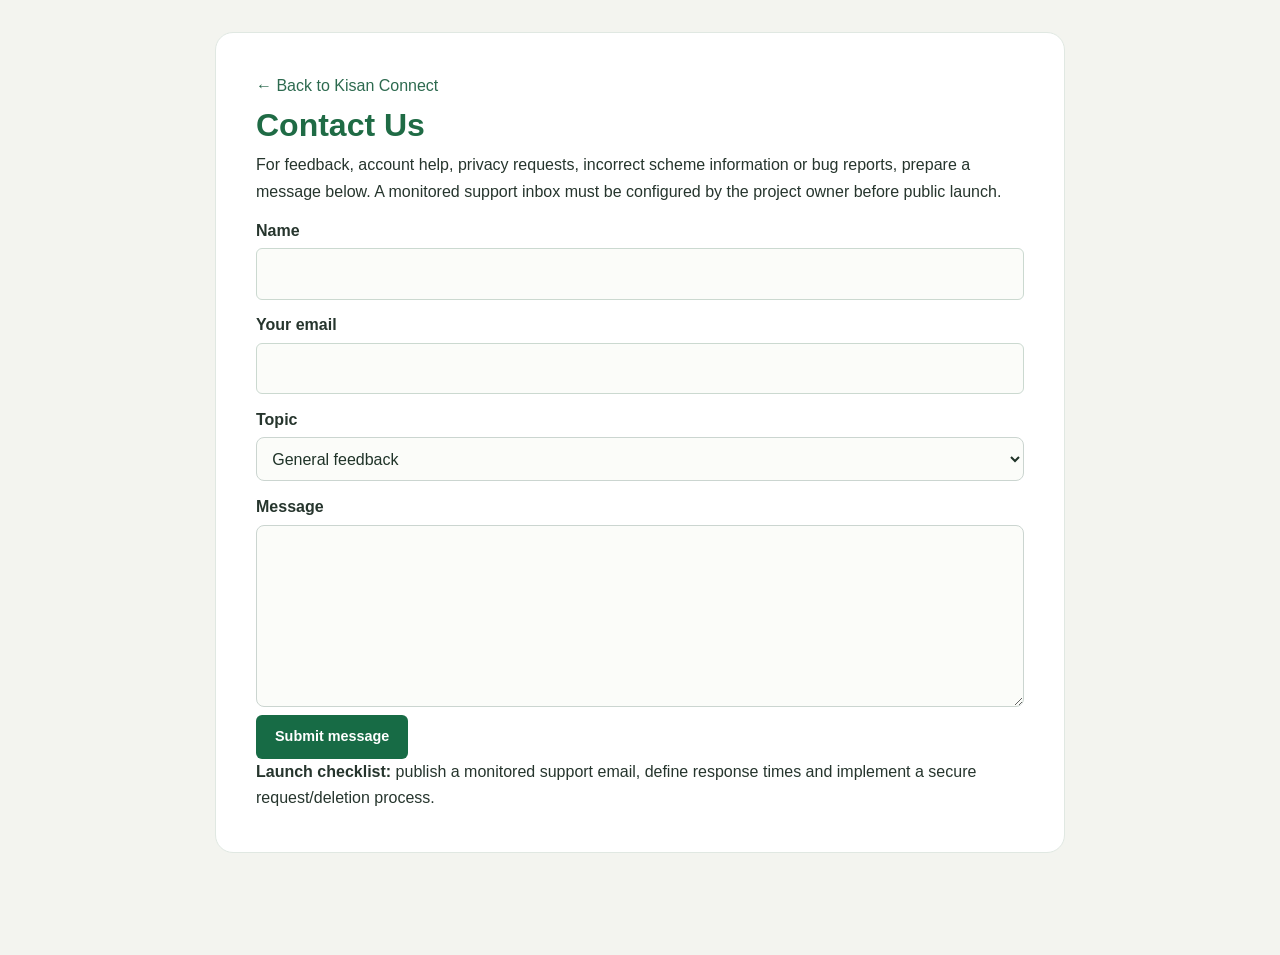
<file: contact.html>
<!doctype html><html lang="en"><head><meta charset="utf-8"><meta name="viewport" content="width=device-width,initial-scale=1"><title>Contact Us — Kisan Connect</title><link rel="stylesheet" href="css/styles.css"></head><body><main class="legal-page"><a href="/">← Back to Kisan Connect</a><h1>Contact Us</h1><p>For feedback, account help, privacy requests, incorrect scheme information or bug reports, prepare a message below. A monitored support inbox must be configured by the project owner before public launch.</p><form id="contact-form"><label for="contact-name">Name</label><input id="contact-name" required maxlength="100"><label for="contact-email">Your email</label><input id="contact-email" type="email" required maxlength="254"><label for="contact-topic">Topic</label><select id="contact-topic"><option>General feedback</option><option>Account / privacy request</option><option>Incorrect scheme information</option><option>Bug report</option><option>Marketplace concern</option></select><label for="contact-message">Message</label><textarea id="contact-message" required maxlength="3000" rows="6"></textarea><button type="submit" class="btn btn-primary">Submit message</button><p id="contact-status" aria-live="polite"></p></form><p><strong>Launch checklist:</strong> publish a monitored support email, define response times and implement a secure request/deletion process.</p></main><script>function messageText(){return "Topic: "+document.getElementById("contact-topic").value+"\nName: "+document.getElementById("contact-name").value+"\nReply email: "+document.getElementById("contact-email").value+"\n\n"+document.getElementById("contact-message").value;}document.getElementById("contact-form").addEventListener("submit",e=>{e.preventDefault();document.getElementById("contact-status").textContent="Your message has been validated, but online delivery is not configured yet. Please contact the project team through its published support channel.";});</script></body></html>
</file>
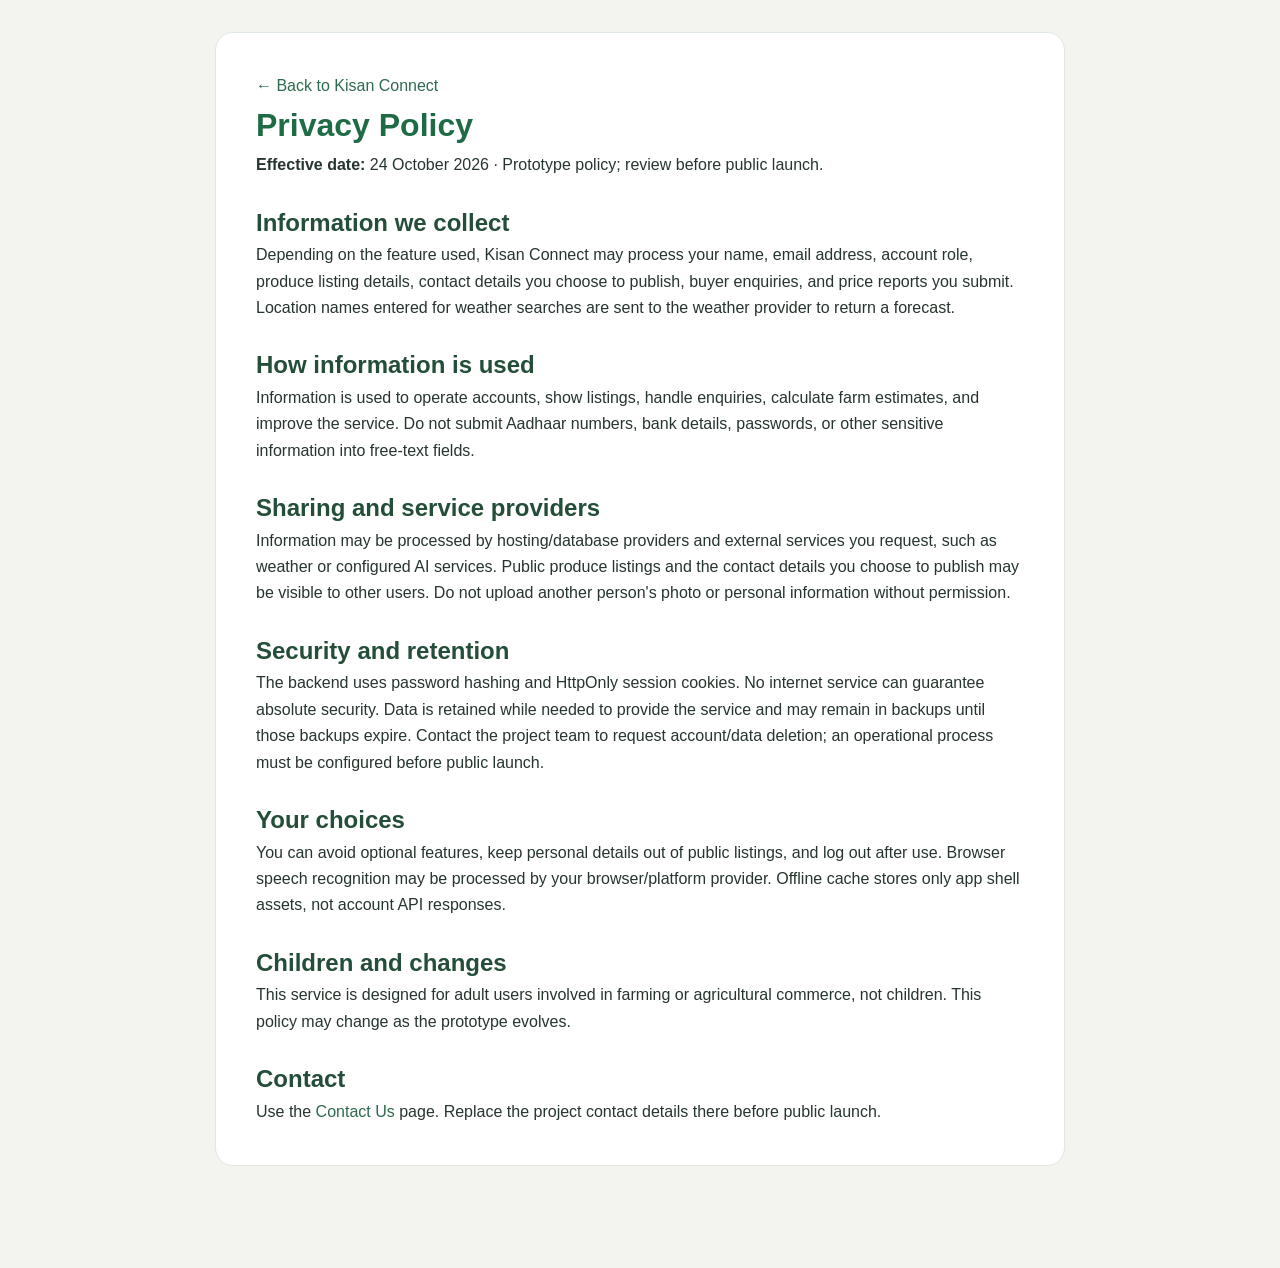
<file: privacy.html>
<!doctype html><html lang="en"><head><meta charset="utf-8"><meta name="viewport" content="width=device-width,initial-scale=1"><title>Privacy Policy — Kisan Connect</title><link rel="stylesheet" href="css/styles.css"></head><body><main class="legal-page"><a href="/">← Back to Kisan Connect</a><h1>Privacy Policy</h1><p><strong>Effective date:</strong> 24 October 2026 · Prototype policy; review before public launch.</p><h2>Information we collect</h2><p>Depending on the feature used, Kisan Connect may process your name, email address, account role, produce listing details, contact details you choose to publish, buyer enquiries, and price reports you submit. Location names entered for weather searches are sent to the weather provider to return a forecast.</p><h2>How information is used</h2><p>Information is used to operate accounts, show listings, handle enquiries, calculate farm estimates, and improve the service. Do not submit Aadhaar numbers, bank details, passwords, or other sensitive information into free-text fields.</p><h2>Sharing and service providers</h2><p>Information may be processed by hosting/database providers and external services you request, such as weather or configured AI services. Public produce listings and the contact details you choose to publish may be visible to other users. Do not upload another person's photo or personal information without permission.</p><h2>Security and retention</h2><p>The backend uses password hashing and HttpOnly session cookies. No internet service can guarantee absolute security. Data is retained while needed to provide the service and may remain in backups until those backups expire. Contact the project team to request account/data deletion; an operational process must be configured before public launch.</p><h2>Your choices</h2><p>You can avoid optional features, keep personal details out of public listings, and log out after use. Browser speech recognition may be processed by your browser/platform provider. Offline cache stores only app shell assets, not account API responses.</p><h2>Children and changes</h2><p>This service is designed for adult users involved in farming or agricultural commerce, not children. This policy may change as the prototype evolves.</p><h2>Contact</h2><p>Use the <a href="contact.html">Contact Us</a> page. Replace the project contact details there before public launch.</p></main></body></html>
</file>
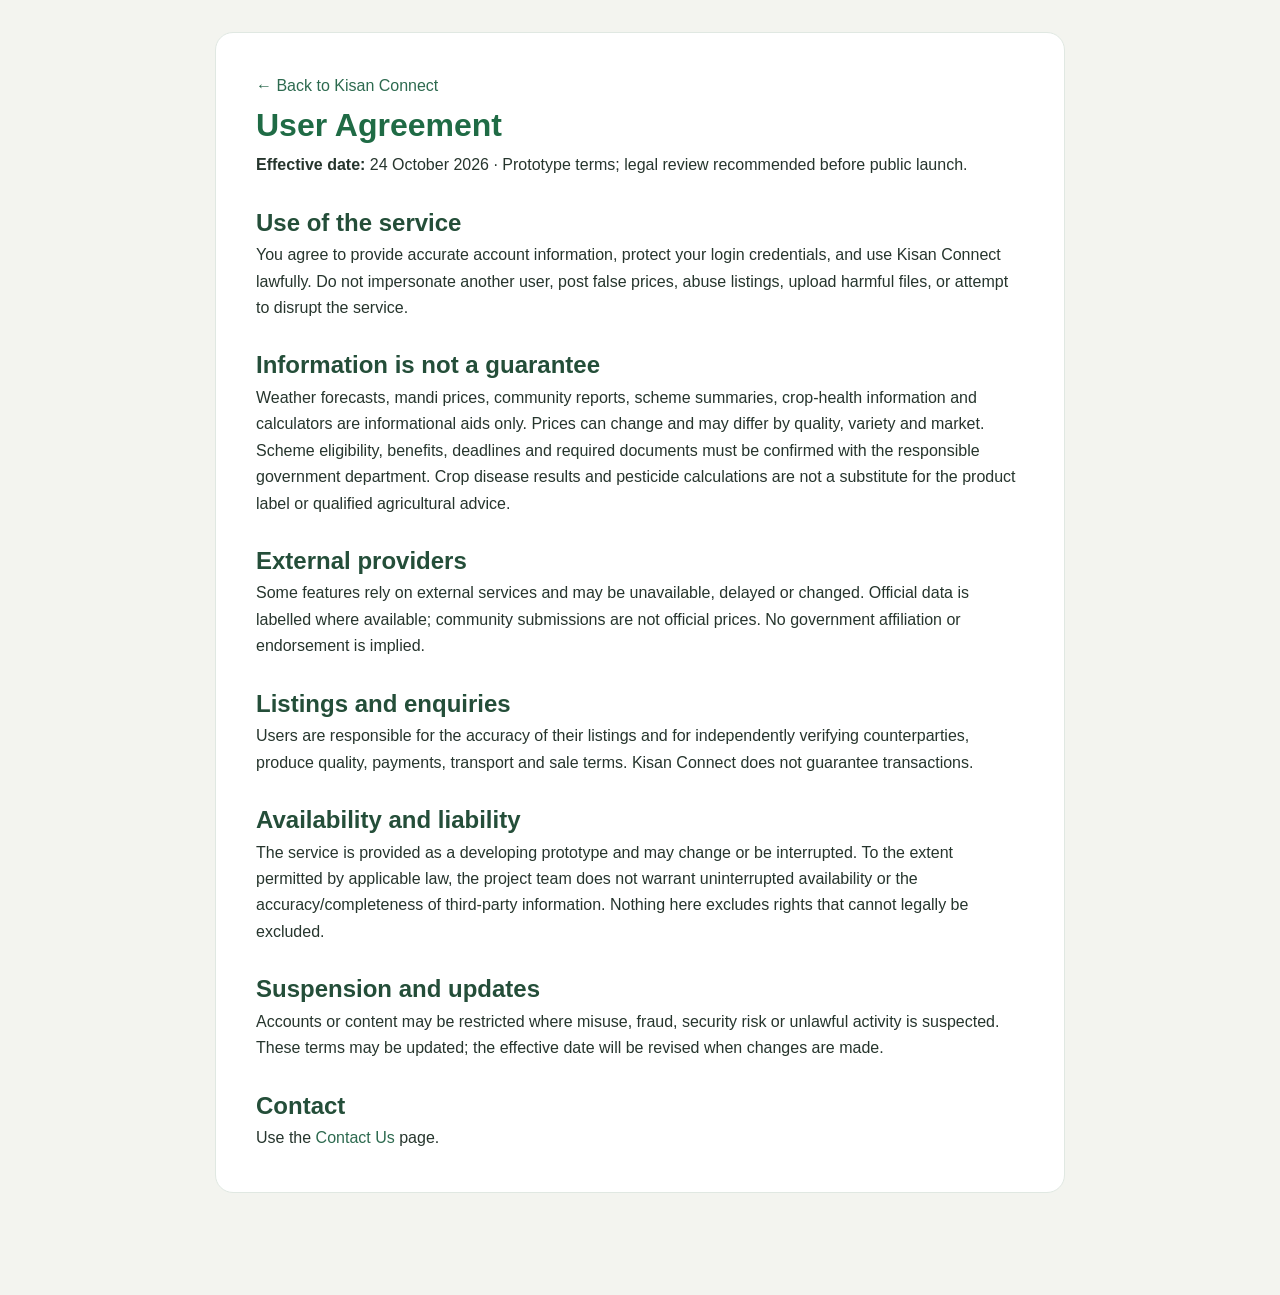
<file: terms.html>
<!doctype html><html lang="en"><head><meta charset="utf-8"><meta name="viewport" content="width=device-width,initial-scale=1"><title>User Agreement — Kisan Connect</title><link rel="stylesheet" href="css/styles.css"></head><body><main class="legal-page"><a href="/">← Back to Kisan Connect</a><h1>User Agreement</h1><p><strong>Effective date:</strong> 24 October 2026 · Prototype terms; legal review recommended before public launch.</p><h2>Use of the service</h2><p>You agree to provide accurate account information, protect your login credentials, and use Kisan Connect lawfully. Do not impersonate another user, post false prices, abuse listings, upload harmful files, or attempt to disrupt the service.</p><h2>Information is not a guarantee</h2><p>Weather forecasts, mandi prices, community reports, scheme summaries, crop-health information and calculators are informational aids only. Prices can change and may differ by quality, variety and market. Scheme eligibility, benefits, deadlines and required documents must be confirmed with the responsible government department. Crop disease results and pesticide calculations are not a substitute for the product label or qualified agricultural advice.</p><h2>External providers</h2><p>Some features rely on external services and may be unavailable, delayed or changed. Official data is labelled where available; community submissions are not official prices. No government affiliation or endorsement is implied.</p><h2>Listings and enquiries</h2><p>Users are responsible for the accuracy of their listings and for independently verifying counterparties, produce quality, payments, transport and sale terms. Kisan Connect does not guarantee transactions.</p><h2>Availability and liability</h2><p>The service is provided as a developing prototype and may change or be interrupted. To the extent permitted by applicable law, the project team does not warrant uninterrupted availability or the accuracy/completeness of third-party information. Nothing here excludes rights that cannot legally be excluded.</p><h2>Suspension and updates</h2><p>Accounts or content may be restricted where misuse, fraud, security risk or unlawful activity is suspected. These terms may be updated; the effective date will be revised when changes are made.</p><h2>Contact</h2><p>Use the <a href="contact.html">Contact Us</a> page.</p></main></body></html>
</file>
<file: css/styles.css>
/* ==========================================================================
   🌱 Kisan Connect - Modern AgriTech Design System & Responsive Styles
   Empowering Small & Marginal Farmers with Accessible, Mobile-First UI
   ========================================================================== */

:root {
  --primary: #2D6A4F;
  --primary-dark: #1B4332;
  --primary-light: #40916C;
  --primary-ultralight: #D8F3DC;
  --accent-gold: #D4A373;
  --accent-amber: #E9C46A;
  --accent-terracotta: #E76F51;
  --accent-cream: #FAEDCD;
  --bg-main: #F4F7F4;
  --bg-card: #FFFFFF;
  --text-main: #1F2937;
  --text-muted: #4B5563;
  --text-light: #9CA3AF;
  --border-color: #E5E7EB;
  --border-focus: #2D6A4F;
  --success: #10B981;
  --danger: #EF4444;
  --warning: #F59E0B;
  --radius-sm: 6px;
  --radius-md: 12px;
  --radius-lg: 18px;
  --shadow-sm: 0 1px 3px rgba(0,0,0,0.06), 0 1px 2px rgba(0,0,0,0.04);
  --shadow-md: 0 4px 6px -1px rgba(0,0,0,0.08), 0 2px 4px -1px rgba(0,0,0,0.04);
  --shadow-lg: 0 10px 15px -3px rgba(0,0,0,0.1), 0 4px 6px -2px rgba(0,0,0,0.05);
  --transition: all 0.2s cubic-bezier(0.4, 0, 0.2, 1);
}

* {
  box-sizing: border-box;
  margin: 0;
  padding: 0;
}

body {
  font-family: -apple-system, BlinkMacSystemFont, "Segoe UI", Roboto, "Helvetica Neue", Arial, sans-serif, "Noto Sans Devanagari", "Noto Sans Gurmukhi", "Noto Sans Telugu", "Noto Sans Bengali";
  background-color: var(--bg-main);
  color: var(--text-main);
  line-height: 1.5;
  -webkit-font-smoothing: antialiased;
  padding-bottom: 70px; /* Space for mobile bottom bar */
}

a {
  color: var(--primary);
  text-decoration: none;
}

button {
  font-family: inherit;
  cursor: pointer;
}

/* ==========================================================================
   Top Header & Government Helpline Bar
   ========================================================================== */
.top-helpline-bar {
  background-color: #143525;
  color: #E2E8F0;
  font-size: 0.85rem;
  padding: 6px 16px;
  display: flex;
  justify-content: space-between;
  align-items: center;
}

.helpline-content {
  display: flex;
  align-items: center;
  gap: 8px;
}

.helpline-pill {
  background: rgba(239, 68, 68, 0.2);
  border: 1px solid rgba(239, 68, 68, 0.4);
  color: #FCA5A5;
  font-weight: 700;
  padding: 2px 8px;
  border-radius: 9999px;
  display: inline-flex;
  align-items: center;
  gap: 4px;
}

.top-bar-right {
  display: flex;
  align-items: center;
  gap: 16px;
}

.lang-select-wrapper {
  display: flex;
  align-items: center;
  gap: 6px;
}

.lang-select-wrapper select {
  background: rgba(255, 255, 255, 0.12);
  color: #FFFFFF;
  border: 1px solid rgba(255, 255, 255, 0.25);
  border-radius: var(--radius-sm);
  padding: 3px 8px;
  font-size: 0.82rem;
  outline: none;
  cursor: pointer;
}

.lang-select-wrapper select option {
  background: #1B4332;
  color: #FFFFFF;
}

/* Main Site Header */
.main-header {
  background: #FFFFFF;
  border-bottom: 1px solid var(--border-color);
  padding: 12px 24px;
  position: sticky;
  top: 0;
  z-index: 50;
  box-shadow: var(--shadow-sm);
}

.header-inner {
  max-width: 1280px;
  margin: 0 auto;
  display: flex;
  align-items: center;
  justify-content: space-between;
  gap: 20px;
}

.brand-wrapper {
  display: flex;
  align-items: center;
  gap: 12px;
}

.brand-logo-icon {
  font-size: 2rem;
  line-height: 1;
}

.brand-title {
  font-size: 1.45rem;
  font-weight: 800;
  color: var(--primary-dark);
  letter-spacing: -0.02em;
}

.brand-subtitle {
  font-size: 0.78rem;
  color: var(--text-muted);
  font-weight: 500;
}

.header-action-group {
  display: flex;
  align-items: center;
  gap: 12px;
}

.btn-voice {
  background: var(--primary-ultralight);
  color: var(--primary-dark);
  border: 1px solid rgba(45, 106, 79, 0.2);
  padding: 8px 14px;
  border-radius: 9999px;
  font-size: 0.88rem;
  font-weight: 600;
  display: inline-flex;
  align-items: center;
  gap: 6px;
  transition: var(--transition);
}

.btn-voice:hover {
  background: #B7E4C7;
  transform: translateY(-1px);
}

/* Primary Desktop Navigation Bar */
.desktop-nav-bar {
  background: #FFFFFF;
  border-bottom: 2px solid #E5E7EB;
  position: sticky;
  top: 65px;
  z-index: 40;
}

.nav-container {
  max-width: 1280px;
  margin: 0 auto;
  display: flex;
  overflow-x: auto;
  scrollbar-width: none;
}

.nav-container::-webkit-scrollbar {
  display: none;
}

.nav-tab-btn {
  background: transparent;
  border: none;
  padding: 14px 20px;
  font-size: 0.95rem;
  font-weight: 600;
  color: var(--text-muted);
  display: inline-flex;
  align-items: center;
  gap: 8px;
  border-bottom: 3px solid transparent;
  white-space: nowrap;
  transition: var(--transition);
}

.nav-tab-btn:hover {
  color: var(--primary);
  background: rgba(45, 106, 79, 0.04);
}

.nav-tab-btn.active {
  color: var(--primary-dark);
  border-bottom-color: var(--primary);
  background: rgba(45, 106, 79, 0.06);
}

/* ==========================================================================
   Hero Section & Impact Counters
   ========================================================================== */
.hero-banner {
  background: linear-gradient(135deg, #1B4332 0%, #2D6A4F 60%, #40916C 100%);
  color: #FFFFFF;
  padding: 36px 20px 48px;
  border-bottom-left-radius: var(--radius-lg);
  border-bottom-right-radius: var(--radius-lg);
  margin-bottom: 24px;
}

.hero-inner {
  max-width: 1240px;
  margin: 0 auto;
}

.hero-tagline-badge {
  background: rgba(255, 255, 255, 0.15);
  border: 1px solid rgba(255, 255, 255, 0.25);
  display: inline-flex;
  align-items: center;
  gap: 6px;
  padding: 4px 12px;
  border-radius: 9999px;
  font-size: 0.85rem;
  font-weight: 600;
  margin-bottom: 14px;
}

.hero-title {
  font-size: 2.2rem;
  font-weight: 800;
  line-height: 1.2;
  margin-bottom: 12px;
}

.hero-desc {
  font-size: 1.05rem;
  color: #D8F3DC;
  max-width: 760px;
  margin-bottom: 24px;
}

.hero-stats-row {
  display: grid;
  grid-template-columns: repeat(auto-fit, minmax(200px, 1fr));
  gap: 16px;
  margin-top: 24px;
}

.hero-stat-card {
  background: rgba(255, 255, 255, 0.1);
  border: 1px solid rgba(255, 255, 255, 0.18);
  backdrop-filter: blur(8px);
  padding: 16px 20px;
  border-radius: var(--radius-md);
  transition: var(--transition);
}

.hero-stat-card:hover {
  background: rgba(255, 255, 255, 0.16);
  transform: translateY(-2px);
}

.hero-stat-num {
  font-size: 1.6rem;
  font-weight: 800;
  color: #FFE6A7;
  display: flex;
  align-items: center;
  gap: 6px;
}

.hero-stat-label {
  font-size: 0.82rem;
  color: #E2E8F0;
  margin-top: 4px;
}

/* ==========================================================================
   Page Layout & Tab Panes
   ========================================================================== */
.main-content-wrapper {
  max-width: 1280px;
  margin: 0 auto;
  padding: 0 20px;
}

.tab-pane {
  display: none;
  animation: fadeIn 0.25s ease-in-out;
}

.tab-pane.active {
  display: block;
}

@keyframes fadeIn {
  from { opacity: 0; transform: translateY(6px); }
  to { opacity: 1; transform: translateY(0); }
}

.section-header-bar {
  display: flex;
  flex-wrap: wrap;
  align-items: center;
  justify-content: space-between;
  gap: 16px;
  margin-bottom: 20px;
}

.section-title-group h2 {
  font-size: 1.6rem;
  font-weight: 800;
  color: var(--primary-dark);
}

.section-title-group p {
  color: var(--text-muted);
  font-size: 0.92rem;
}

/* ==========================================================================
   MSP Alert Watchdog Banner
   ========================================================================== */
.msp-alert-banner {
  background: #FFFBEB;
  border: 1px solid #FCD34D;
  border-left: 6px solid #F59E0B;
  border-radius: var(--radius-md);
  padding: 16px 20px;
  margin-bottom: 24px;
  box-shadow: var(--shadow-sm);
}

.msp-alert-header {
  display: flex;
  align-items: center;
  gap: 10px;
  margin-bottom: 10px;
}

.msp-badge-danger {
  background: #EF4444;
  color: #FFFFFF;
  font-size: 0.75rem;
  font-weight: 800;
  padding: 2px 8px;
  border-radius: 4px;
  letter-spacing: 0.05em;
}

.msp-alert-title {
  font-weight: 700;
  color: #92400E;
  font-size: 1.02rem;
}

.msp-alert-content {
  display: flex;
  flex-wrap: wrap;
  gap: 8px;
  margin-bottom: 12px;
}

.msp-alert-pill {
  background: #FFFFFF;
  border: 1px solid #FDE68A;
  padding: 6px 12px;
  border-radius: 9999px;
  font-size: 0.86rem;
  color: #78350F;
}

.msp-alert-footer {
  display: flex;
  align-items: center;
  justify-content: space-between;
  flex-wrap: wrap;
  gap: 12px;
  font-size: 0.85rem;
  color: #92400E;
  border-top: 1px dashed #FDE68A;
  padding-top: 10px;
}

/* Filter Controls Bar */
.filter-controls-bar {
  background: #FFFFFF;
  padding: 16px;
  border-radius: var(--radius-md);
  border: 1px solid var(--border-color);
  margin-bottom: 20px;
  display: flex;
  flex-wrap: wrap;
  align-items: center;
  justify-content: space-between;
  gap: 14px;
  box-shadow: var(--shadow-sm);
}

.search-input-group {
  position: relative;
  flex: 1;
  min-width: 260px;
}

.search-input-group .icon {
  position: absolute;
  left: 12px;
  top: 50%;
  transform: translateY(-50%);
  color: var(--text-light);
}

.search-input-group input {
  width: 100%;
  padding: 10px 14px 10px 38px;
  border: 1px solid var(--border-color);
  border-radius: var(--radius-sm);
  font-size: 0.92rem;
  outline: none;
  transition: var(--transition);
}

.search-input-group input:focus {
  border-color: var(--primary);
  box-shadow: 0 0 0 3px rgba(45, 106, 79, 0.15);
}

.filter-pills-group {
  display: flex;
  flex-wrap: wrap;
  gap: 8px;
}

.category-pill-btn {
  background: var(--bg-main);
  border: 1px solid var(--border-color);
  color: var(--text-muted);
  font-size: 0.84rem;
  font-weight: 600;
  padding: 6px 14px;
  border-radius: 9999px;
  transition: var(--transition);
}

.category-pill-btn:hover {
  border-color: var(--primary-light);
  color: var(--primary);
}

.category-pill-btn.active {
  background: var(--primary);
  color: #FFFFFF;
  border-color: var(--primary);
}

.dropdown-filter-select {
  padding: 8px 12px;
  border-radius: var(--radius-sm);
  border: 1px solid var(--border-color);
  font-size: 0.86rem;
  outline: none;
  background: #FFFFFF;
  cursor: pointer;
}

/* ==========================================================================
   Cards & Grids System
   ========================================================================== */
.cards-grid-3 {
  display: grid;
  grid-template-columns: repeat(auto-fill, minmax(320px, 1fr));
  gap: 20px;
  margin-bottom: 28px;
}

/* Mandi Commodity Card */
.commodity-card {
  background: var(--bg-card);
  border: 1px solid var(--border-color);
  border-radius: var(--radius-md);
  padding: 18px;
  box-shadow: var(--shadow-sm);
  display: flex;
  flex-direction: column;
  justify-content: space-between;
  transition: var(--transition);
}

.commodity-card:hover {
  transform: translateY(-3px);
  box-shadow: var(--shadow-md);
  border-color: var(--primary-light);
}

.commodity-card-header {
  display: flex;
  justify-content: space-between;
  align-items: flex-start;
  gap: 12px;
  margin-bottom: 12px;
}

.commodity-badges {
  display: flex;
  gap: 6px;
  margin-bottom: 4px;
}

.commodity-name {
  font-size: 1.15rem;
  font-weight: 700;
  color: var(--primary-dark);
}

.commodity-name-hi {
  font-size: 0.85rem;
  color: var(--text-muted);
}

.price-hero {
  background: #F0FDF4;
  border: 1px solid #DCFCE7;
  padding: 12px;
  border-radius: var(--radius-sm);
  margin-bottom: 14px;
}

.price-val {
  font-size: 1.7rem;
  font-weight: 800;
  color: var(--primary-dark);
  line-height: 1;
}

.price-unit {
  font-size: 0.78rem;
  color: var(--text-muted);
  margin-top: 3px;
}

.price-trend {
  font-size: 0.84rem;
  font-weight: 600;
  margin-top: 6px;
}

.price-stats-grid {
  display: grid;
  grid-template-columns: 1fr 1fr;
  gap: 8px;
  margin-bottom: 14px;
}

.stat-cell {
  background: var(--bg-main);
  padding: 8px 10px;
  border-radius: var(--radius-sm);
}

.stat-label {
  display: block;
  font-size: 0.72rem;
  color: var(--text-muted);
  text-transform: uppercase;
  letter-spacing: 0.04em;
}

.stat-val {
  font-size: 0.88rem;
  font-weight: 700;
  color: var(--text-main);
}

.commodity-mandi-tag {
  display: flex;
  align-items: center;
  gap: 6px;
  font-size: 0.82rem;
  color: var(--text-muted);
  margin-bottom: 14px;
}

.commodity-actions {
  display: grid;
  grid-template-columns: 1fr 1.3fr;
  gap: 8px;
  margin-top: auto;
}

/* ==========================================================================
   Machinery Cards & Pooling Perk
   ========================================================================== */
.machine-card {
  background: var(--bg-card);
  border: 1px solid var(--border-color);
  border-radius: var(--radius-md);
  padding: 20px;
  box-shadow: var(--shadow-sm);
  display: flex;
  flex-direction: column;
  justify-content: space-between;
  transition: var(--transition);
}

.machine-card:hover {
  transform: translateY(-3px);
  box-shadow: var(--shadow-md);
}

.machine-card-header {
  display: flex;
  justify-content: space-between;
  align-items: flex-start;
  gap: 12px;
  margin-bottom: 10px;
}

.machine-badges {
  display: flex;
  gap: 6px;
  margin-bottom: 4px;
}

.machine-title {
  font-size: 1.15rem;
  font-weight: 700;
  color: var(--primary-dark);
}

.machine-title-hi {
  font-size: 0.82rem;
  color: var(--text-muted);
}

.machine-rating {
  font-size: 0.85rem;
  font-weight: 700;
  color: #B45309;
  white-space: nowrap;
}

.machine-desc {
  font-size: 0.88rem;
  color: var(--text-muted);
  margin-bottom: 14px;
  line-height: 1.45;
}

.machine-rate-box {
  background: #FEF3C7;
  border: 1px solid #FDE68A;
  padding: 10px 14px;
  border-radius: var(--radius-sm);
  display: flex;
  justify-content: space-between;
  align-items: baseline;
  margin-bottom: 12px;
}

.rate-primary {
  font-size: 1.4rem;
  font-weight: 800;
  color: #78350F;
}

.rate-primary .unit {
  font-size: 0.85rem;
  font-weight: 600;
  color: #92400E;
}

.rate-secondary {
  font-size: 0.8rem;
  color: #92400E;
  font-weight: 600;
}

.machine-features-pills {
  display: flex;
  flex-wrap: wrap;
  gap: 6px;
  margin-bottom: 14px;
}

.pill-feat {
  background: var(--bg-main);
  border: 1px solid var(--border-color);
  font-size: 0.78rem;
  padding: 3px 8px;
  border-radius: 9999px;
  color: var(--text-muted);
}

.pooling-perk-banner {
  background: #ECFDF5;
  border: 1px solid #A7F3D0;
  padding: 10px 12px;
  border-radius: var(--radius-sm);
  display: flex;
  gap: 8px;
  align-items: flex-start;
  font-size: 0.82rem;
  color: #065F46;
  margin-bottom: 16px;
}

.pooling-perk-banner .perk-text {
  font-weight: 600;
  color: #047857;
}

.machine-owner-footer {
  border-top: 1px solid var(--border-color);
  padding-top: 14px;
  display: flex;
  justify-content: space-between;
  align-items: center;
  gap: 12px;
  margin-top: auto;
}

.owner-info .owner-label {
  display: block;
  font-size: 0.72rem;
  color: var(--text-muted);
}

.owner-info .owner-name {
  font-size: 0.88rem;
  color: var(--text-main);
}

.machine-card-actions {
  display: flex;
  gap: 8px;
}

/* ==========================================================================
   Co-Farming Pooling Calculator Box
   ========================================================================== */
.pooling-calc-container {
  background: #FFFFFF;
  border: 2px solid var(--primary-light);
  border-radius: var(--radius-lg);
  padding: 24px;
  margin-bottom: 32px;
  box-shadow: var(--shadow-md);
}

.calc-header {
  display: flex;
  flex-wrap: wrap;
  justify-content: space-between;
  align-items: center;
  gap: 12px;
  margin-bottom: 20px;
}

.calc-header h3 {
  font-size: 1.35rem;
  font-weight: 800;
  color: var(--primary-dark);
}

.calc-controls-row {
  display: grid;
  grid-template-columns: repeat(auto-fit, minmax(220px, 1fr));
  gap: 18px;
  background: var(--bg-main);
  padding: 18px;
  border-radius: var(--radius-md);
  margin-bottom: 20px;
}

.calc-field-group label {
  display: block;
  font-size: 0.85rem;
  font-weight: 600;
  margin-bottom: 6px;
  color: var(--text-main);
}

.calc-field-group select,
.calc-field-group input[type="number"] {
  width: 100%;
  padding: 9px 12px;
  border-radius: var(--radius-sm);
  border: 1px solid var(--border-color);
  font-size: 0.9rem;
}

.calc-field-group input[type="range"] {
  width: 100%;
  margin-top: 8px;
}

.calc-slider-val {
  display: inline-block;
  font-size: 0.85rem;
  font-weight: 700;
  color: var(--primary);
  margin-left: 6px;
}

.calc-metrics-grid {
  display: grid;
  grid-template-columns: repeat(auto-fit, minmax(180px, 1fr));
  gap: 14px;
  margin-bottom: 16px;
}

.metric-card {
  background: var(--bg-main);
  border: 1px solid var(--border-color);
  padding: 14px;
  border-radius: var(--radius-md);
  text-align: center;
}

.metric-card.metric-solo { border-left: 4px solid var(--danger); }
.metric-card.metric-pooled { border-left: 4px solid var(--success); }
.metric-card.metric-savings { border-left: 4px solid #D97706; background: #FFFBEB; }
.metric-card.metric-total { border-left: 4px solid var(--primary); background: #ECFDF5; }

.metric-title {
  display: block;
  font-size: 0.76rem;
  text-transform: uppercase;
  color: var(--text-muted);
  font-weight: 700;
  margin-bottom: 4px;
}

.metric-val {
  font-size: 1.55rem;
  font-weight: 800;
  line-height: 1.2;
}

.metric-sub {
  font-size: 0.74rem;
  color: var(--text-muted);
  margin-top: 4px;
  display: block;
}

.calc-explanation {
  background: #F0FDF4;
  border: 1px solid #BBF7D0;
  padding: 12px 16px;
  border-radius: var(--radius-sm);
  font-size: 0.85rem;
  color: #166534;
  line-height: 1.5;
}

/* ==========================================================================
   Kisan AI Doctor & Disease Diagnostic Lab
   ========================================================================== */
.doctor-layout-grid {
  display: grid;
  grid-template-columns: 1fr 1.6fr;
  gap: 24px;
  margin-bottom: 32px;
}

@media (max-width: 900px) {
  .doctor-layout-grid {
    grid-template-columns: 1fr;
  }
}

.doctor-upload-sidebar {
  background: #FFFFFF;
  border: 1px solid var(--border-color);
  border-radius: var(--radius-md);
  padding: 20px;
  box-shadow: var(--shadow-sm);
}

.upload-drop-zone {
  border: 2px dashed #CBD5E1;
  border-radius: var(--radius-md);
  padding: 24px 16px;
  text-align: center;
  background: #F8FAFC;
  cursor: pointer;
  transition: var(--transition);
  margin-bottom: 20px;
}

.upload-drop-zone:hover {
  border-color: var(--primary);
  background: #F0FDF4;
}

.upload-icon {
  font-size: 2.2rem;
  margin-bottom: 8px;
}

.sample-specimens-heading {
  font-size: 0.95rem;
  font-weight: 700;
  color: var(--text-main);
  margin-bottom: 12px;
  display: flex;
  align-items: center;
  justify-content: space-between;
}

.disease-samples-grid {
  display: grid;
  grid-template-columns: 1fr;
  gap: 10px;
  max-height: 380px;
  overflow-y: auto;
  padding-right: 4px;
}

.sample-leaf-card {
  background: var(--bg-main);
  border: 1px solid var(--border-color);
  border-radius: var(--radius-sm);
  padding: 10px 14px;
  cursor: pointer;
  transition: var(--transition);
  display: flex;
  flex-direction: column;
  gap: 2px;
}

.sample-leaf-card:hover {
  background: #FFFFFF;
  border-color: var(--primary-light);
}

.sample-leaf-card.active {
  background: #ECFDF5;
  border: 2px solid var(--primary);
}

.sample-crop-badge {
  font-size: 0.72rem;
  font-weight: 700;
  color: var(--primary-dark);
  text-transform: uppercase;
}

.sample-name {
  font-size: 0.92rem;
  font-weight: 700;
  color: var(--text-main);
}

/* Diagnosis Report Main View */
.diagnosis-card {
  background: #FFFFFF;
  border: 1px solid var(--border-color);
  border-radius: var(--radius-md);
  padding: 24px;
  box-shadow: var(--shadow-sm);
}

.diagnosis-header {
  display: flex;
  justify-content: space-between;
  align-items: flex-start;
  flex-wrap: wrap;
  gap: 14px;
  margin-bottom: 16px;
  border-bottom: 1px solid var(--border-color);
  padding-bottom: 16px;
}

.crop-tag {
  font-size: 0.8rem;
  font-weight: 700;
  color: var(--primary);
  text-transform: uppercase;
  letter-spacing: 0.05em;
}

.diagnosis-title {
  font-size: 1.55rem;
  font-weight: 800;
  color: var(--primary-dark);
}

.scientific-name {
  font-size: 0.86rem;
  color: var(--text-muted);
}

.diagnosis-meta-badges {
  display: flex;
  gap: 8px;
}

.symptom-alert-box {
  background: #FEF2F2;
  border-left: 4px solid var(--danger);
  padding: 14px 16px;
  border-radius: var(--radius-sm);
  display: flex;
  gap: 12px;
  align-items: flex-start;
  margin-bottom: 20px;
}

.treatment-columns {
  display: grid;
  grid-template-columns: 1fr 1fr;
  gap: 16px;
  margin-bottom: 20px;
}

@media (max-width: 650px) {
  .treatment-columns {
    grid-template-columns: 1fr;
  }
}

.treatment-box {
  border-radius: var(--radius-md);
  padding: 16px;
}

.treatment-box.organic-box {
  background: #F0FDF4;
  border: 1px solid #BBF7D0;
}

.treatment-box.chemical-box {
  background: #EFF6FF;
  border: 1px solid #BFDBFE;
}

.treatment-box-header {
  display: flex;
  align-items: center;
  gap: 10px;
  margin-bottom: 12px;
}

.treatment-box-header h4 {
  font-size: 1rem;
  font-weight: 700;
}

.treatment-box.organic-box h4 { color: #166534; }
.treatment-box.chemical-box h4 { color: #1E40AF; }

.treatment-steps {
  list-style: none;
  font-size: 0.85rem;
  display: flex;
  flex-direction: column;
  gap: 8px;
  color: var(--text-main);
}

.preventive-box {
  background: #FFFBEB;
  border: 1px solid #FDE68A;
  padding: 12px 16px;
  border-radius: var(--radius-sm);
  display: flex;
  gap: 10px;
  font-size: 0.86rem;
  margin-bottom: 20px;
  color: #92400E;
}

.diagnosis-footer-bar {
  display: flex;
  flex-wrap: wrap;
  gap: 12px;
  align-items: center;
}

/* AI Agribot Chat UI */
.kisan-chat-box {
  background: #FFFFFF;
  border: 1px solid var(--border-color);
  border-radius: var(--radius-lg);
  padding: 20px;
  box-shadow: var(--shadow-sm);
  margin-top: 24px;
}

.chat-header {
  display: flex;
  justify-content: space-between;
  align-items: center;
  border-bottom: 1px solid var(--border-color);
  padding-bottom: 12px;
  margin-bottom: 16px;
}

.chat-messages-area {
  height: 280px;
  overflow-y: auto;
  padding: 12px;
  background: #F8FAFC;
  border-radius: var(--radius-md);
  border: 1px solid #E2E8F0;
  display: flex;
  flex-direction: column;
  gap: 14px;
  margin-bottom: 14px;
}

.chat-msg {
  display: flex;
  flex-direction: column;
  max-width: 82%;
}

.chat-msg.user-msg {
  align-self: flex-end;
  align-items: flex-end;
}

.chat-msg.bot-msg {
  align-self: flex-start;
  align-items: flex-start;
}

.msg-sender {
  font-size: 0.72rem;
  font-weight: 700;
  color: var(--text-muted);
  margin-bottom: 3px;
}

.msg-bubble {
  padding: 10px 14px;
  border-radius: var(--radius-md);
  font-size: 0.9rem;
  line-height: 1.45;
}

.user-msg .msg-bubble {
  background: var(--primary);
  color: #FFFFFF;
  border-bottom-right-radius: 2px;
}

.bot-msg .msg-bubble {
  background: #FFFFFF;
  color: var(--text-main);
  border: 1px solid #CBD5E1;
  border-bottom-left-radius: 2px;
  box-shadow: 0 1px 2px rgba(0,0,0,0.05);
}

.preset-queries-row {
  display: flex;
  flex-wrap: wrap;
  gap: 8px;
  margin-bottom: 12px;
}

.btn-pill-prompt {
  background: var(--bg-main);
  border: 1px solid #CBD5E1;
  font-size: 0.78rem;
  font-weight: 600;
  padding: 4px 10px;
  border-radius: 9999px;
  color: var(--text-muted);
  transition: var(--transition);
}

.btn-pill-prompt:hover {
  background: var(--primary-ultralight);
  color: var(--primary-dark);
  border-color: var(--primary);
}

.chat-input-row {
  display: flex;
  gap: 8px;
}

.chat-input-row input {
  flex: 1;
  padding: 10px 14px;
  border-radius: var(--radius-sm);
  border: 1px solid var(--border-color);
  font-size: 0.92rem;
  outline: none;
}

/* ==========================================================================
   Sarkari Yojana Mitra (Schemes Navigator)
   ========================================================================== */
.wizard-container {
  background: #FFFFFF;
  border: 1px solid var(--border-color);
  border-radius: var(--radius-lg);
  padding: 24px;
  box-shadow: var(--shadow-sm);
  margin-bottom: 28px;
}

.wizard-form-grid {
  display: grid;
  grid-template-columns: repeat(auto-fit, minmax(220px, 1fr));
  gap: 16px;
  margin-bottom: 20px;
}

.wizard-summary-card {
  background: #F0FDF4;
  border: 1px solid #BBF7D0;
  border-radius: var(--radius-md);
  padding: 20px;
}

.summary-top {
  display: flex;
  flex-wrap: wrap;
  justify-content: space-between;
  align-items: center;
  gap: 16px;
  border-bottom: 1px solid #DCFCE7;
  padding-bottom: 16px;
  margin-bottom: 16px;
}

.summary-heading {
  font-size: 1.25rem;
  font-weight: 800;
  color: var(--primary-dark);
  margin-top: 4px;
}

.summary-pot-benefit {
  text-align: right;
}

.summary-pot-benefit .label {
  font-size: 0.78rem;
  text-transform: uppercase;
  color: var(--text-muted);
}

.summary-pot-benefit .val {
  font-size: 1.8rem;
  font-weight: 900;
  color: #B45309;
}

.eligible-schemes-list {
  display: grid;
  grid-template-columns: repeat(auto-fit, minmax(280px, 1fr));
  gap: 14px;
}

.eligible-item-card {
  background: #FFFFFF;
  border: 1px solid #CBD5E1;
  border-radius: var(--radius-sm);
  padding: 14px;
  display: flex;
  flex-direction: column;
  justify-content: space-between;
  gap: 10px;
}

.eligible-item-main h4 {
  font-size: 0.98rem;
  font-weight: 700;
  color: var(--primary-dark);
  margin-top: 4px;
}

.eligible-item-main .benefit-line {
  font-size: 0.82rem;
  color: #047857;
  margin-top: 4px;
}

.eligible-item-cta {
  display: flex;
  gap: 8px;
}

/* Individual Scheme Card */
.scheme-card {
  background: var(--bg-card);
  border: 1px solid var(--border-color);
  border-radius: var(--radius-md);
  padding: 20px;
  box-shadow: var(--shadow-sm);
  display: flex;
  flex-direction: column;
  justify-content: space-between;
  transition: var(--transition);
}

.scheme-card:hover {
  transform: translateY(-2px);
  box-shadow: var(--shadow-md);
}

.scheme-card-header {
  margin-bottom: 10px;
}

.scheme-title {
  font-size: 1.15rem;
  font-weight: 800;
  color: var(--primary-dark);
  margin-top: 4px;
}

.scheme-title-hi {
  font-size: 0.82rem;
  color: var(--text-muted);
}

.scheme-authority-tag {
  font-size: 0.76rem;
  color: var(--text-light);
  margin-top: 4px;
}

.scheme-tagline {
  font-size: 0.86rem;
  color: var(--text-muted);
  margin-bottom: 14px;
}

.scheme-benefit-highlight {
  background: #FEF3C7;
  border: 1px solid #FDE68A;
  padding: 10px 14px;
  border-radius: var(--radius-sm);
  margin-bottom: 14px;
}

.benefit-label {
  display: block;
  font-size: 0.72rem;
  color: #92400E;
  text-transform: uppercase;
  font-weight: 700;
}

.benefit-val {
  font-size: 1.05rem;
  color: #78350F;
}

.docs-list {
  list-style: none;
  font-size: 0.78rem;
  color: var(--text-muted);
  display: flex;
  flex-direction: column;
  gap: 4px;
  margin-bottom: 16px;
}

.scheme-card-footer {
  border-top: 1px solid var(--border-color);
  padding-top: 12px;
  display: flex;
  justify-content: space-between;
  align-items: center;
  flex-wrap: wrap;
  gap: 10px;
  margin-top: auto;
}

.scheme-helpline {
  font-size: 0.78rem;
  color: var(--text-muted);
}

.scheme-actions {
  display: flex;
  gap: 8px;
}

/* ==========================================================================
   Weather & Hyperlocal Agro-Advisory
   ========================================================================== */
.weather-cards-grid {
  display: grid;
  grid-template-columns: repeat(auto-fit, minmax(160px, 1fr));
  gap: 14px;
  margin-bottom: 28px;
}

.weather-day-card {
  background: #FFFFFF;
  border: 1px solid var(--border-color);
  border-radius: var(--radius-md);
  padding: 16px;
  display: flex;
  flex-direction: column;
  box-shadow: var(--shadow-sm);
  transition: var(--transition);
}

.weather-day-card.today-highlight {
  border: 2px solid var(--primary);
  background: #F0FDF4;
}

.weather-day-header {
  display: flex;
  justify-content: space-between;
  align-items: center;
  margin-bottom: 8px;
}

.weather-icon-lg {
  font-size: 1.8rem;
}

.weather-temps {
  font-size: 1.35rem;
  font-weight: 800;
  margin-bottom: 4px;
}

.temp-max { color: #DC2626; margin-right: 6px; }
.temp-min { color: #2563EB; font-size: 1.05rem; }

.weather-condition-text {
  font-size: 0.82rem;
  font-weight: 600;
  color: var(--text-muted);
  margin-bottom: 10px;
}

.weather-params {
  font-size: 0.74rem;
  display: flex;
  flex-direction: column;
  gap: 4px;
  margin-bottom: 12px;
  border-top: 1px dashed var(--border-color);
  padding-top: 8px;
}

.param-row {
  display: flex;
  justify-content: space-between;
}

.weather-advisory-box {
  background: var(--bg-main);
  padding: 8px;
  border-radius: var(--radius-sm);
  font-size: 0.76rem;
  color: var(--text-main);
  line-height: 1.35;
  margin-top: auto;
}

.weather-advisory-box .advisory-title {
  font-weight: 700;
  color: var(--primary-dark);
  margin-bottom: 2px;
}

/* ==========================================================================
   Kisan Khata (Farm Ledger & ROI Calculator)
   ========================================================================== */
.ledger-layout-grid {
  display: grid;
  grid-template-columns: 1fr 1fr;
  gap: 24px;
  margin-bottom: 32px;
}

@media (max-width: 850px) {
  .ledger-layout-grid {
    grid-template-columns: 1fr;
  }
}

.ledger-form-box {
  background: #FFFFFF;
  border: 1px solid var(--border-color);
  border-radius: var(--radius-md);
  padding: 22px;
  box-shadow: var(--shadow-sm);
}

.ledger-form-section-title {
  font-size: 0.95rem;
  font-weight: 700;
  color: var(--primary-dark);
  margin-bottom: 12px;
  display: flex;
  align-items: center;
  gap: 6px;
}

.ledger-input-grid {
  display: grid;
  grid-template-columns: 1fr 1fr;
  gap: 12px;
  margin-bottom: 18px;
}

.ledger-input-group label {
  display: block;
  font-size: 0.78rem;
  font-weight: 600;
  color: var(--text-muted);
  margin-bottom: 4px;
}

.ledger-input-group input,
.ledger-input-group select {
  width: 100%;
  padding: 8px 10px;
  border: 1px solid var(--border-color);
  border-radius: var(--radius-sm);
  font-size: 0.88rem;
}

.ledger-profit-summary {
  background: #FFFFFF;
  border: 1px solid var(--border-color);
  border-radius: var(--radius-md);
  padding: 24px;
  box-shadow: var(--shadow-sm);
}

.profit-headline {
  display: flex;
  justify-content: space-between;
  align-items: flex-start;
  margin-bottom: 20px;
  border-bottom: 1px solid var(--border-color);
  padding-bottom: 16px;
}

.profit-amount {
  font-size: 2.3rem;
  font-weight: 900;
  line-height: 1;
  margin-top: 6px;
}

.profit-sub {
  font-size: 0.82rem;
  color: var(--text-muted);
}

.profit-per-acre-box {
  background: #F0FDF4;
  border: 1px solid #BBF7D0;
  padding: 10px 16px;
  border-radius: var(--radius-sm);
  text-align: right;
}

.profit-per-acre-box .label {
  display: block;
  font-size: 0.72rem;
  color: #166534;
  text-transform: uppercase;
  font-weight: 700;
}

.profit-per-acre-box .val {
  font-size: 1.4rem;
  color: #15803D;
  font-weight: 800;
}

.ledger-breakdown-grid {
  display: grid;
  grid-template-columns: 1fr 1fr;
  gap: 12px;
  margin-bottom: 20px;
}

.ledger-stat-box {
  background: var(--bg-main);
  padding: 12px;
  border-radius: var(--radius-sm);
}

.box-label {
  display: block;
  font-size: 0.72rem;
  color: var(--text-muted);
  text-transform: uppercase;
  font-weight: 600;
}

.box-val {
  font-size: 1.15rem;
  font-weight: 800;
}

.box-sub {
  font-size: 0.72rem;
  color: var(--text-light);
  display: block;
}

.ledger-ai-advice {
  background: #FFFBEB;
  border: 1px solid #FDE68A;
  padding: 14px 16px;
  border-radius: var(--radius-sm);
  font-size: 0.84rem;
  color: #92400E;
  margin-bottom: 20px;
}

.ledger-ai-advice h4 {
  margin-bottom: 8px;
  color: #78350F;
}

.ledger-ai-advice ul {
  padding-left: 18px;
  display: flex;
  flex-direction: column;
  gap: 6px;
}

.ledger-actions-bar {
  display: flex;
  gap: 10px;
}

/* ==========================================================================
   Kisan Chopal (Community Hub)
   ========================================================================== */
.community-posts-list {
  display: flex;
  flex-direction: column;
  gap: 16px;
  margin-bottom: 32px;
}

.community-post-card {
  background: #FFFFFF;
  border: 1px solid var(--border-color);
  border-radius: var(--radius-md);
  padding: 20px;
  box-shadow: var(--shadow-sm);
  transition: var(--transition);
}

.community-post-card:hover {
  border-color: var(--primary-light);
}

.post-header {
  display: flex;
  justify-content: space-between;
  align-items: flex-start;
  margin-bottom: 12px;
}

.post-author-box {
  display: flex;
  align-items: center;
  gap: 10px;
}

.author-avatar {
  width: 40px;
  height: 40px;
  background: var(--primary-ultralight);
  border-radius: 9999px;
  display: flex;
  align-items: center;
  justify-content: center;
  font-size: 1.3rem;
}

.author-name strong {
  color: var(--primary-dark);
  font-size: 0.95rem;
}

.verified-kisan-badge {
  background: #DCFCE7;
  color: #15803D;
  font-size: 0.68rem;
  font-weight: 700;
  padding: 1px 6px;
  border-radius: 9999px;
  margin-left: 6px;
}

.author-meta {
  font-size: 0.78rem;
  color: var(--text-muted);
}

.post-title {
  font-size: 1.15rem;
  font-weight: 700;
  color: var(--text-main);
  margin-bottom: 8px;
}

.post-content {
  font-size: 0.9rem;
  color: var(--text-muted);
  line-height: 1.5;
  margin-bottom: 16px;
}

.post-footer {
  border-top: 1px solid var(--border-color);
  padding-top: 12px;
  display: flex;
  justify-content: space-between;
  align-items: center;
}

.post-stats {
  display: flex;
  align-items: center;
  gap: 16px;
  font-size: 0.85rem;
}

.btn-like {
  background: transparent;
  border: 1px solid var(--border-color);
  padding: 4px 10px;
  border-radius: 9999px;
  font-size: 0.82rem;
  font-weight: 600;
  color: var(--text-muted);
  transition: var(--transition);
}

.btn-like:hover {
  background: #FEE2E2;
  color: #DC2626;
  border-color: #FCA5A5;
}

/* ==========================================================================
   Badges & Common UI Elements
   ========================================================================== */
.badge {
  display: inline-flex;
  align-items: center;
  padding: 3px 8px;
  border-radius: 4px;
  font-size: 0.74rem;
  font-weight: 700;
  letter-spacing: 0.02em;
}

.badge-category { background: #E0E7FF; color: #3730A3; }
.badge-success { background: #DCFCE7; color: #166534; }
.badge-danger { background: #FEE2E2; color: #991B1B; }
.badge-warning { background: #FEF3C7; color: #92400E; }
.badge-neutral { background: #F1F5F9; color: #475569; }
.badge-organic { background: #D1FAE5; color: #065F46; border: 1px solid #A7F3D0; }
.badge-verified { background: #CFFAFE; color: #155E75; }

.btn {
  display: inline-flex;
  align-items: center;
  justify-content: center;
  padding: 9px 18px;
  border-radius: var(--radius-sm);
  font-weight: 600;
  font-size: 0.9rem;
  border: 1px solid transparent;
  transition: var(--transition);
  text-decoration: none;
}

.btn-sm {
  padding: 6px 12px;
  font-size: 0.82rem;
}

.btn-primary {
  background: var(--primary);
  color: #FFFFFF;
}

.btn-primary:hover {
  background: var(--primary-dark);
}

.btn-success {
  background: #10B981;
  color: #FFFFFF;
}

.btn-success:hover {
  background: #059669;
}

.btn-outline {
  background: #FFFFFF;
  border-color: var(--border-color);
  color: var(--text-main);
}

.btn-outline:hover {
  border-color: var(--primary);
  color: var(--primary);
}

.text-green { color: #15803D !important; }
.text-red { color: #DC2626 !important; }
.text-gold { color: #B45309 !important; }
.text-emerald { color: #047857 !important; }
.text-muted { color: var(--text-muted); }

/* ==========================================================================
   Modal Dialog System
   ========================================================================== */
.modal-overlay {
  position: fixed;
  top: 0;
  left: 0;
  width: 100vw;
  height: 100vh;
  background: rgba(15, 23, 42, 0.65);
  backdrop-filter: blur(4px);
  z-index: 100;
  display: flex;
  align-items: center;
  justify-content: center;
  padding: 16px;
  opacity: 0;
  visibility: hidden;
  transition: all 0.2s ease;
}

.modal-overlay.active {
  opacity: 1;
  visibility: visible;
}

.modal-box {
  background: #FFFFFF;
  border-radius: var(--radius-lg);
  max-width: 680px;
  width: 100%;
  max-height: 90vh;
  overflow-y: auto;
  box-shadow: var(--shadow-lg);
  padding: 24px;
  position: relative;
  transform: translateY(12px);
  transition: transform 0.25s ease;
}

.modal-overlay.active .modal-box {
  transform: translateY(0);
}

.modal-close-btn {
  position: absolute;
  top: 18px;
  right: 18px;
  background: transparent;
  border: none;
  font-size: 1.4rem;
  color: var(--text-light);
  line-height: 1;
  padding: 4px;
}

.modal-close-btn:hover {
  color: var(--text-main);
}

/* Modal Form Styles */
.modal-form-grid {
  display: grid;
  grid-template-columns: 1fr 1fr;
  gap: 14px;
  margin-top: 16px;
}

.modal-form-grid .full-span {
  grid-column: 1 / -1;
}

.form-group label {
  display: block;
  font-size: 0.82rem;
  font-weight: 600;
  color: var(--text-main);
  margin-bottom: 4px;
}

.form-group input,
.form-group select,
.form-group textarea {
  width: 100%;
  padding: 9px 12px;
  border: 1px solid var(--border-color);
  border-radius: var(--radius-sm);
  font-size: 0.88rem;
  font-family: inherit;
}

.form-group textarea {
  resize: vertical;
  min-height: 70px;
}

/* Booking Slip Design */
.booking-slip {
  border: 2px dashed #10B981;
  background: #F0FDF4;
  border-radius: var(--radius-md);
  padding: 20px;
}

.slip-header {
  display: flex;
  justify-content: space-between;
  align-items: center;
  border-bottom: 1px solid #BBF7D0;
  padding-bottom: 10px;
  margin-bottom: 14px;
}

.slip-logo {
  font-weight: 800;
  color: var(--primary-dark);
}

.slip-ref-box {
  background: #FFFFFF;
  border: 1px solid #DCFCE7;
  padding: 8px 12px;
  border-radius: var(--radius-sm);
  display: flex;
  justify-content: space-between;
  margin-bottom: 14px;
}

.ref-code {
  font-weight: 800;
  color: #047857;
  letter-spacing: 0.05em;
}

.slip-details-table {
  display: flex;
  flex-direction: column;
  gap: 8px;
  font-size: 0.88rem;
  margin-bottom: 16px;
}

.slip-row {
  display: flex;
  justify-content: space-between;
  border-bottom: 1px dashed #DCFCE7;
  padding-bottom: 4px;
}

.slip-total-row {
  border-top: 2px solid #10B981;
  border-bottom: none;
  padding-top: 8px;
  font-size: 1.05rem;
}

.slip-owner-callout {
  background: #FFFFFF;
  border: 1px solid #BBF7D0;
  padding: 12px;
  border-radius: var(--radius-sm);
  display: flex;
  gap: 12px;
  align-items: center;
  margin-bottom: 16px;
}

.slip-actions {
  display: flex;
  gap: 10px;
  justify-content: flex-end;
}

/* ==========================================================================
   Toast Notification Snackbar
   ========================================================================== */
.kisan-toast {
  position: fixed;
  bottom: 24px;
  right: 24px;
  background: #1B4332;
  color: #FFFFFF;
  padding: 12px 20px;
  border-radius: var(--radius-md);
  font-size: 0.9rem;
  font-weight: 600;
  box-shadow: var(--shadow-lg);
  border-left: 4px solid var(--accent-amber);
  z-index: 200;
  opacity: 0;
  transform: translateY(20px);
  transition: all 0.25s ease;
  pointer-events: none;
}

.kisan-toast.visible {
  opacity: 1;
  transform: translateY(0);
}

/* ==========================================================================
   Mobile Bottom Navigation Bar
   ========================================================================== */
.mobile-bottom-bar {
  display: none;
  position: fixed;
  bottom: 0;
  left: 0;
  width: 100%;
  background: #FFFFFF;
  border-top: 1px solid var(--border-color);
  padding: 6px 4px;
  z-index: 60;
  box-shadow: 0 -2px 10px rgba(0,0,0,0.06);
}

@media (max-width: 768px) {
  .mobile-bottom-bar {
    display: flex;
    justify-content: space-around;
  }

  .desktop-nav-bar {
    display: none;
  }
}

.mobile-nav-btn {
  background: transparent;
  border: none;
  display: flex;
  flex-direction: column;
  align-items: center;
  font-size: 0.7rem;
  font-weight: 600;
  color: var(--text-muted);
  padding: 4px 6px;
  gap: 2px;
}

.mobile-nav-btn.active {
  color: var(--primary);
}

.mobile-nav-btn .icon {
  font-size: 1.25rem;
}

/* Submission polish: simpler, more editorial layouts and clear demo states. */
.brand-logo-icon {
  display: inline-flex;
  align-items: center;
  justify-content: center;
  width: 44px;
  height: 44px;
  border-radius: 8px;
  background: #1b4332;
  color: #fff;
  font-size: 0.9rem;
  font-weight: 800;
  letter-spacing: -0.04em;
}

.hero-banner {
  border-radius: 0;
  background: linear-gradient(115deg, #173f2d 0%, #2d6a4f 72%, #397657 100%);
  margin-bottom: 30px;
}

.hero-title { max-width: 820px; font-size: clamp(2rem, 4vw, 3.25rem); }
.hero-desc { max-width: 720px; line-height: 1.7; }
.hero-actions { display: flex; flex-wrap: wrap; gap: 10px; margin: 22px 0 14px; }
.btn-light { background: #fff; color: #1b4332; border: 1px solid #fff; }
.btn-light:hover { background: #f2f6f2; }
.hero-outline { color: #fff; border-color: rgba(255,255,255,.65); background: transparent; }
.hero-outline:hover { background: rgba(255,255,255,.1); }
.hero-note { max-width: 800px; color: #e4eee7; font-size: .82rem; margin: 12px 0 0; }
.header-action-group { display: flex; align-items: center; justify-content: flex-end; flex-wrap: wrap; gap: 8px; }
.header-action-group .btn { white-space: nowrap; }
.auth-modal-box { max-width: 440px; }
.auth-eyebrow { color: #2d6a4f; font-size: .75rem; font-weight: 800; letter-spacing: .12em; margin: 0 0 8px; }
.auth-modal-box h3 { margin-bottom: 8px; }
.auth-modal-box form { display: grid; gap: 14px; margin-top: 20px; }
.auth-modal-box .form-group { display: grid; gap: 6px; }
.auth-modal-box input, .auth-modal-box select { width: 100%; min-height: 44px; }
.auth-demo-note { margin: 0; padding: 10px 12px; background: #f5f6f3; color: #59645c; font-size: .8rem; line-height: 1.5; }
.auth-submit { width: 100%; justify-content: center; }
.auth-switch-line { text-align: center; margin: 18px 0 0; font-size: .9rem; }
.text-button { border: 0; background: none; color: #276749; font: inherit; font-weight: 700; cursor: pointer; padding: 2px 4px; }
[hidden] { display: none !important; }

@media (max-width: 760px) {
  .header-inner { align-items: flex-start; gap: 12px; }
  .header-action-group { gap: 6px; }
  .header-action-group .btn { padding: 8px 10px; font-size: .82rem; }
  .hero-banner { padding: 30px 18px 34px; }
  .hero-actions > .btn { width: 100%; justify-content: center; }
}
.listing-demo-label { display: inline-block; margin-top: 5px; color: #6b5a2d; background: #f8f1dc; padding: 3px 7px; border-radius: 3px; font-size: .72rem; }
.prototype-data-note { color: #675a3b; background: #fbf7e9; border-left: 3px solid #c5a85c; padding: 10px 12px; margin: 14px 0; font-size: .85rem; }

.farmer-market-actions { display: flex; flex-wrap: wrap; gap: 8px; align-items: center; }
.incoming-enquiries { margin: 16px 0 24px; padding: 16px 0; border-top: 1px solid #dfe5dc; }
.incoming-enquiries h3 { margin: 0 0 12px; font-size: 1.1rem; }
.incoming-enquiry-row { display: flex; justify-content: space-between; align-items: flex-start; gap: 16px; padding: 14px 0; border-bottom: 1px solid #e5e9e2; }
.incoming-enquiry-row p { margin: 5px 0 0; color: #5b665d; font-size: .9rem; }
.incoming-enquiry-row .farmer-cta-btns { margin-top: 8px; }
@media (max-width: 600px) { .incoming-enquiry-row { flex-direction: column; } .farmer-market-actions { width: 100%; } }

.live-data-panel{background:#fff;border:1px solid var(--border-color);border-radius:12px;padding:20px;margin:18px 0 24px}
.live-data-panel-head{display:flex;align-items:flex-start;justify-content:space-between;gap:16px;margin-bottom:16px}
.live-data-panel-head h3{margin:0 0 6px;color:var(--primary-dark)}
.live-data-panel-head p{margin:0;color:var(--text-muted);font-size:.9rem;max-width:760px}
.live-data-filters{display:flex;align-items:flex-end;flex-wrap:wrap;gap:12px;margin:14px 0}
.live-data-filters label{display:flex;flex-direction:column;gap:5px;min-width:145px;flex:1;font-size:.84rem;color:var(--text-color);font-weight:600}
.live-data-filters input{width:100%;min-height:40px;border:1px solid var(--border-color);border-radius:7px;padding:8px 10px;background:#fff;color:var(--text-color);font:inherit;font-weight:400}
.live-data-results{margin-top:14px}
.live-data-results-grid{display:grid;grid-template-columns:repeat(auto-fit,minmax(220px,1fr));gap:12px}
.live-price-item{border:1px solid var(--border-color);border-radius:8px;padding:14px;min-width:0}
.live-price-item h4{margin:0 0 5px;font-size:1rem;color:var(--primary-dark)}
.live-price-item p{margin:4px 0;font-size:.88rem;color:var(--text-muted)}
.live-price-main{font-size:1.35rem;font-weight:700;color:var(--primary-dark);margin:8px 0}
.live-data-source-note{font-size:.8rem;color:var(--text-muted);margin:12px 0 0}
.mandi-report-details{border-top:1px solid var(--border-color);margin-top:18px;padding-top:14px}
.mandi-report-details summary{cursor:pointer;font-weight:600;color:var(--primary-dark)}
.weather-location-panel{margin-top:16px}
.weather-current-summary{display:flex;flex-wrap:wrap;gap:18px;padding:12px 0;font-weight:600;color:var(--primary-dark)}
.weather-current-summary span{color:var(--text-muted);font-weight:400}
.weather-live-error{padding:14px;border:1px solid #e5c9a2;background:#fffaf0;border-radius:8px;color:#7c4a03}
@media(max-width:640px){.live-data-panel{padding:14px}.live-data-panel-head{display:block}.live-data-panel-head .badge{display:inline-block;margin-top:10px}.live-data-filters label{min-width:100%;flex-basis:100%}.live-data-filters button{width:100%}}


/* Product improvements: legal, contact, scheme status and calculators */
.site-footer{margin:2rem auto 1rem;padding:1.5rem;max-width:1400px;border-top:1px solid var(--border,#dbe5dc);display:flex;gap:1.25rem;justify-content:space-between;align-items:flex-start;flex-wrap:wrap;color:var(--text-muted,#64748b);font-size:.9rem}
.site-footer p{margin:.35rem 0;max-width:520px}
.site-footer nav{display:flex;gap:.9rem;flex-wrap:wrap}
.site-footer a,.auth-legal-note a{color:var(--primary,#216e4e);text-decoration:underline}
.footer-disclaimer{width:100%;font-size:.8rem}
.legal-page{max-width:850px;margin:2rem auto;padding:clamp(1rem,4vw,2.5rem);background:#fff;border:1px solid #e0e8e2;border-radius:18px;line-height:1.65;color:#26352d}
.legal-page h1{color:#1f6b45}.legal-page h2{margin-top:1.5rem;color:#244e39}
.legal-page label{display:block;margin:.8rem 0 .25rem;font-weight:600}
.legal-page input,.legal-page select,.legal-page textarea{display:block;width:100%;padding:.7rem;border:1px solid #cbd5d0;border-radius:8px;margin-bottom:.5rem}
.auth-legal-note{font-size:.83rem;margin:.8rem 0;color:var(--text-muted,#64748b)}
.auth-legal-note label{display:flex;gap:.5rem;align-items:flex-start}
.auth-legal-note input{width:auto;margin-top:.25rem}
.scheme-updates-panel,.net-mandi-calculator,.pesticide-calculator{margin:1rem 0;padding:1.1rem;border:1px solid var(--border,#dbe5dc);border-radius:14px;background:#fff}
.scheme-updates-panel{display:flex;gap:1rem;justify-content:space-between;align-items:center;flex-wrap:wrap}
.scheme-updates-panel h3,.net-mandi-calculator h3,.pesticide-calculator h3{margin:.1rem 0 .5rem}
.calculator-result{margin-top:1rem;padding:1rem;background:#eff8f1;border:1px solid #c7e5ce;border-radius:10px;line-height:1.8}
@media(max-width:700px){.legal-page{margin:.5rem;border-radius:10px}.site-footer{padding:1rem}.scheme-updates-panel{align-items:stretch}}


/* Kisan Connect UI refinement: consistent controls, touch targets and responsive cards */
:root {
  --kc-green: #176b45;
  --kc-green-dark: #104d33;
  --kc-green-soft: #edf7f0;
  --kc-border: #d5e2d9;
  --kc-focus: rgba(23, 107, 69, .22);
}
html { scroll-behavior: smooth; }
body { -webkit-font-smoothing: antialiased; }
.brand-logo-icon {
  display: inline-flex;
  align-items: center;
  justify-content: center;
  width: 46px;
  height: 46px;
  flex: 0 0 46px;
  overflow: hidden;
  border-radius: 14px;
  background: linear-gradient(145deg, #eaf7ee, #d7efdf);
  border: 1px solid #c9e5d2;
  box-shadow: 0 4px 12px rgba(23, 107, 69, .12);
}
.brand-logo-icon img { display: block; width: 35px; height: 35px; object-fit: contain; }
button, input, select, textarea { font: inherit; }
input:not([type="checkbox"]):not([type="radio"]):not([type="file"]),
select, textarea {
  max-width: 100%;
  min-height: 44px;
  padding: .72rem .85rem;
  color: #1f3328;
  background-color: #fff;
  border: 1px solid #cbd9d0;
  border-radius: 10px;
  box-shadow: 0 1px 2px rgba(18, 48, 30, .035);
  transition: border-color .16s ease, box-shadow .16s ease, background-color .16s ease;
}
input:focus-visible, select:focus-visible, textarea:focus-visible, button:focus-visible, a:focus-visible {
  outline: 3px solid var(--kc-focus);
  outline-offset: 2px;
}
input:hover, select:hover, textarea:hover { border-color: #8fb5a0; }
input[type="checkbox"], input[type="radio"] {
  accent-color: var(--kc-green);
  width: 18px;
  height: 18px;
  flex: 0 0 auto;
  cursor: pointer;
}
button { min-height: 42px; cursor: pointer; transition: transform .15s ease, box-shadow .15s ease, background-color .15s ease; }
button:active:not(:disabled) { transform: translateY(1px); }
button:disabled { opacity: .65; cursor: wait; }
.btn-primary { background: var(--kc-green); }
.btn-primary:hover:not(:disabled) { background: var(--kc-green-dark); box-shadow: 0 5px 14px rgba(23,107,69,.18); }
.live-data-panel, .scheme-updates-panel, .net-mandi-calculator, .pesticide-calculator {
  box-shadow: 0 8px 28px rgba(28, 63, 40, .055);
}
.live-data-filters {
  align-items: end;
  gap: 14px;
}
.live-data-filters label {
  display: flex;
  flex-direction: column;
  gap: 7px;
  color: #33483b;
  font-size: .9rem;
  font-weight: 650;
}
.live-data-filters input, .live-data-filters select { width: 100%; }
.live-data-filters button { white-space: nowrap; }
.upload-drop-zone {
  display: flex;
  flex-direction: column;
  align-items: center;
  justify-content: center;
  gap: 10px;
  min-height: 220px;
  padding: 24px;
  border: 2px dashed #8db99b;
  border-radius: 18px;
  background: linear-gradient(145deg, #f7fcf8, #edf7f0);
  text-align: center;
  cursor: pointer;
  transition: border-color .18s ease, background-color .18s ease, transform .18s ease;
}
.upload-drop-zone:hover, .upload-drop-zone:focus-within {
  border-color: var(--kc-green);
  background: #e8f5ec;
}
.upload-drop-zone .upload-icon { display: grid; place-items: center; width: 58px; height: 58px; border-radius: 18px; background: #dcefe2; font-size: 1.8rem; }
.upload-drop-zone strong { color: #174d33; font-size: 1rem; }
.upload-drop-zone p { margin: 0; line-height: 1.5; }
#weather-location-status { flex-basis: 100%; color: #496353; font-size: .88rem; line-height: 1.5; }
#weather-auto-detect[aria-busy="true"] { min-width: 180px; }
.mandi-report-details summary { padding: 10px 0; }
.modal-overlay { overscroll-behavior: contain; }
.site-footer { line-height: 1.6; }
.language-rtl { direction: rtl; }
.language-rtl .live-data-filters label { text-align: right; }
.goog-te-banner-frame, .goog-te-balloon-frame, #goog-gt-tt { display: none !important; }
body { top: 0 !important; }
@media (max-width: 700px) {
  .brand-logo-icon { width: 40px; height: 40px; flex-basis: 40px; border-radius: 12px; }
  .brand-logo-icon img { width: 31px; height: 31px; }
  .live-data-filters { gap: 11px; }
  .live-data-filters button { min-height: 46px; }
  .upload-drop-zone { min-height: 180px; }
}
@media (prefers-reduced-motion: reduce) {
  html { scroll-behavior: auto; }
  *, *::before, *::after { transition-duration: .01ms !important; animation-duration: .01ms !important; }
}


/* Visual audit refinement: keep the agricultural identity, reduce decorative effects. */
:root {
  --bg-main: #f3f4ef;
  --bg-card: #fbfcf8;
  --text-main: #24332a;
  --text-muted: #58665d;
  --border-color: #d9e0d8;
  --shadow-sm: 0 1px 2px rgba(24, 45, 31, .045);
  --shadow-md: 0 2px 6px rgba(24, 45, 31, .06);
  --shadow-lg: 0 4px 12px rgba(24, 45, 31, .08);
}
body { background-color: var(--bg-main); }
.main-header, .desktop-nav-bar, .mobile-bottom-bar { background-color: #f9faf6; }
.main-header { box-shadow: 0 1px 3px rgba(24,45,31,.045); }
.hero-banner {
  background: #204c36;
  border-radius: 0;
  box-shadow: none;
}
.hero-desc { color: #e3ebe3; }
.hero-tagline-badge {
  background: transparent;
  border: 1px solid rgba(255,255,255,.38);
  border-radius: 4px;
}
.hero-stat-card { backdrop-filter: none; }
.hero-stat-card:hover { transform: none; }
.brand-logo-icon {
  background: #e7eee7;
  border: 1px solid #ccd8cd;
  border-radius: 8px;
  box-shadow: none;
}
.top-helpline-bar { background: #173b2b; }
.helpline-pill {
  color: #f0f4ed;
  background: rgba(255,255,255,.08);
  border-color: rgba(255,255,255,.2);
  border-radius: 4px;
}
.live-data-panel, .scheme-updates-panel, .net-mandi-calculator, .pesticide-calculator {
  background: #fafbf7;
  box-shadow: 0 1px 3px rgba(24,45,31,.045);
  border-radius: 8px;
}
.live-price-item, .card, .listing-card, .machinery-card {
  box-shadow: none;
}
input:not([type="checkbox"]):not([type="radio"]):not([type="file"]),
select, textarea {
  background-color: #fbfcf9;
  border-radius: 6px;
  box-shadow: none;
}
input:hover, select:hover, textarea:hover { border-color: #9cac9f; }
button { transition: background-color .14s ease, border-color .14s ease, color .14s ease; }
button:hover:not(:disabled) { transform: none; }
.btn-primary:hover:not(:disabled) { box-shadow: none; }
.btn-voice:hover, .nav-tab-btn:hover { transform: none; }
.upload-drop-zone {
  background: #f7f9f4;
  border-radius: 8px;
  border-width: 1px;
  transition: border-color .14s ease;
}
.upload-drop-zone:hover, .upload-drop-zone:focus-within { background: #f1f5ee; }
.upload-drop-zone .upload-icon { background: #e5ece3; border-radius: 8px; }
.prototype-data-note { border-left-width: 2px; border-radius: 0; }
.kisan-toast { box-shadow: var(--shadow-md); border-left-width: 2px; }
@media (prefers-reduced-motion: reduce) {
  .tab-pane { animation: none; }
}


/* Community machinery listing and rental forms */
.community-machinery-section { margin: 2rem 0 2.5rem; }
.community-machinery-section .section-header-bar { margin: 1rem 0; }
.community-machinery-section .section-header-bar .farmer-market-actions { display: flex; gap: .5rem; flex-wrap: wrap; }
.community-machine-card { display: flex; flex-direction: column; gap: .7rem; padding: 1rem; border: 1px solid var(--border-color); background: #fafbf7; }
.community-machine-card .machine-desc { margin: 0; }
.community-machine-rates { display: flex; flex-wrap: wrap; gap: .8rem; color: var(--primary-dark); }
.community-machine-card .machine-card-actions { display: flex; flex-wrap: wrap; gap: .5rem; margin-top: auto; }
.community-machine-card .machine-card-actions .btn { flex: 1 1 auto; text-align: center; justify-content: center; }
.modal-actions { display: flex; justify-content: flex-end; gap: .6rem; margin-top: 1rem; }
#machinery-listing-form .form-group > label:has(input[type="checkbox"]) { display: flex; align-items: center; gap: .5rem; }
#machinery-listing-form .form-group > label input[type="checkbox"] { width: 18px; }
#report-mandi-market { width: 100%; }
#report-mandi-market + datalist + small { display: block; margin-top: .25rem; line-height: 1.45; }
@media (max-width: 640px) {
  .modal-actions { flex-direction: column-reverse; }
  .modal-actions .btn { width: 100%; justify-content: center; }
  .community-machine-card .machine-card-actions { flex-direction: column; }
}

/* Installed PWA only: compact, app-style bottom navigation above the Android system area. */
.pwa-installed .mobile-bottom-bar {
  display: flex;
  justify-content: space-around;
  align-items: stretch;
  gap: 2px;
  padding: 7px 6px calc(7px + env(safe-area-inset-bottom, 0px));
  background: #f8faf5;
  border-top: 1px solid #d8e1d8;
  box-shadow: none;
}
.pwa-installed .mobile-nav-btn {
  flex: 1 1 0;
  min-width: 0;
  min-height: 44px;
  padding: 7px 3px;
  border-radius: 7px;
  font-size: .68rem;
  line-height: 1.2;
  white-space: normal;
  color: #58665d;
}
.pwa-installed .mobile-nav-btn.active {
  background: #e5eee5;
  color: #174d33;
  font-weight: 750;
}
body.pwa-installed { padding-bottom: calc(68px + env(safe-area-inset-bottom, 0px)); }

/* Keep the bottom tab bar exclusive to the installed app; browser users use the scrollable top tabs. */
@media (max-width: 768px) {
  .mobile-bottom-bar { display: none; }
  .desktop-nav-bar { display: block; top: 148px; position: sticky; }
  .desktop-nav-bar .nav-container { overflow-x: auto; }
  .desktop-nav-bar .nav-tab-btn { padding: 11px 14px; font-size: .82rem; }
  body.pwa-installed .desktop-nav-bar { display: none; }
  body.pwa-installed .mobile-bottom-bar { display: flex; }
}
@media (display-mode: standalone) and (min-width: 769px) {
  .pwa-installed .mobile-bottom-bar { display: none; }
}

/* Seasonal crop guidance: restrained, readable rows instead of colorful card stripes. */
#tab-weather > div[style*="background: #FFFFFF"] { background: #fafbf7 !important; border: 1px solid var(--border-color) !important; border-radius: 8px !important; padding: 1rem !important; box-shadow: none !important; }
#tab-weather > div[style*="background: #FFFFFF"] > div { display: grid !important; grid-template-columns: repeat(auto-fit, minmax(min(100%, 250px), 1fr)) !important; gap: 0 !important; }
#tab-weather > div[style*="background: #FFFFFF"] > div > div { background: transparent !important; border: 0 !important; border-top: 1px solid var(--border-color) !important; border-radius: 0 !important; padding: .85rem .9rem !important; }
#tab-weather > div[style*="background: #FFFFFF"] > div > div strong { color: var(--text-main) !important; }
#tab-weather > div[style*="background: #FFFFFF"] > div > div p { color: var(--text-muted) !important; line-height: 1.55; }


/* Keep the local price-report form aligned on desktop and mobile. */
#mandi-price-report-form {
  display: grid;
  grid-template-columns: repeat(2, minmax(0, 1fr));
  align-items: start;
  gap: 12px 16px;
}
#mandi-price-report-form > label {
  display: flex;
  flex-direction: column;
  align-self: stretch;
  width: 100%;
  min-width: 0;
  margin: 0;
}
#mandi-price-report-form > label input,
#mandi-price-report-form > label select {
  box-sizing: border-box;
  display: block;
  width: 100%;
  min-width: 0;
}
#mandi-price-report-form > label small {
  display: block;
  min-width: 0;
  overflow-wrap: anywhere;
}
#mandi-price-report-form > button {
  justify-self: start;
  align-self: end;
}
@media (max-width: 640px) {
  #mandi-price-report-form { grid-template-columns: minmax(0, 1fr); }
  #mandi-price-report-form > button { width: 100%; justify-self: stretch; }
}

/* Focused UX fixes: homepage-only hero and accessible crop photo actions. */
.hero-banner[hidden] { display: none !important; }
.crop-upload-controls { display: grid; gap: 12px; }
.crop-upload-controls .upload-drop-zone { min-height: 170px; }
.crop-upload-controls .upload-icon { color: #176b45; }
.crop-file-button { display: inline-flex; align-items: center; justify-content: center; gap: 9px; width: 100%; }
.crop-upload-help { margin: 0; line-height: 1.5; }

/* Tab navigation: keep the active section heading visible after switching. */
.tab-pane { scroll-margin-top: 165px; }
#disease-samples-grid { min-height: 90px; }
.sample-leaf-card { text-align: left; }
.sample-leaf-card .badge { align-self: flex-start; margin-top: 5px; }
@media (max-width: 768px) { .tab-pane { scroll-margin-top: 160px; } }

/* Keep the crop doctor usable on first open and make chat replies legible. */
.disease-samples-grid { display: grid; grid-template-columns: repeat(2, minmax(0, 1fr)); gap: 10px; }
.disease-samples-grid .sample-leaf-card { cursor: pointer; min-width: 0; }
.diagnosis-report-container, #diagnosis-report-container { min-width: 0; }
.chat-messages-area { color: #17211b; scroll-behavior: smooth; }
.chat-msg .msg-bubble { overflow-wrap: anywhere; line-height: 1.55; }
#btn-send-chat:disabled { opacity: .7; cursor: wait; }
@media (max-width: 760px) { .disease-samples-grid { grid-template-columns: 1fr; } }


/* Kisan Connect homepage hero: agricultural field photo with readable green overlay. */
.hero-banner { position:relative; isolation:isolate; overflow:hidden; background:linear-gradient(90deg,rgba(11,43,27,.91) 0%,rgba(21,73,43,.78) 48%,rgba(21,73,43,.28) 100%),url("https://images.unsplash.com/photo-1500382017468-9049fed747ef?auto=format&fit=crop&w=2200&q=85") center 54%/cover no-repeat,linear-gradient(135deg,#1B4332 0%,#2D6A4F 60%,#40916C 100%); min-height:340px; display:flex; align-items:center; }
.hero-banner .hero-inner { width:100%; padding:12px 0; }
.hero-banner .hero-title { max-width:780px; text-shadow:0 2px 14px rgba(0,0,0,.22); }
.hero-banner .hero-desc { color:#F2FFF5; text-shadow:0 1px 8px rgba(0,0,0,.22); }
.hero-banner .hero-note { max-width:800px; color:#F1F5F2; }
.scheme-updates-panel { align-items:center; }
.scheme-updates-panel #btn-check-scheme-updates[disabled] { opacity:.7; cursor:wait; }
.scheme-live-source-links { display:flex; flex-wrap:wrap; gap:10px; margin-top:12px; }
.scheme-live-source-links a { display:inline-flex; padding:7px 11px; border:1px solid var(--border-color); border-radius:8px; background:#fff; font-weight:600; }
@media (max-width:700px) { .hero-banner { min-height:300px; background-position:58% center; } .hero-banner .hero-title { font-size:1.8rem; } }
</file>
